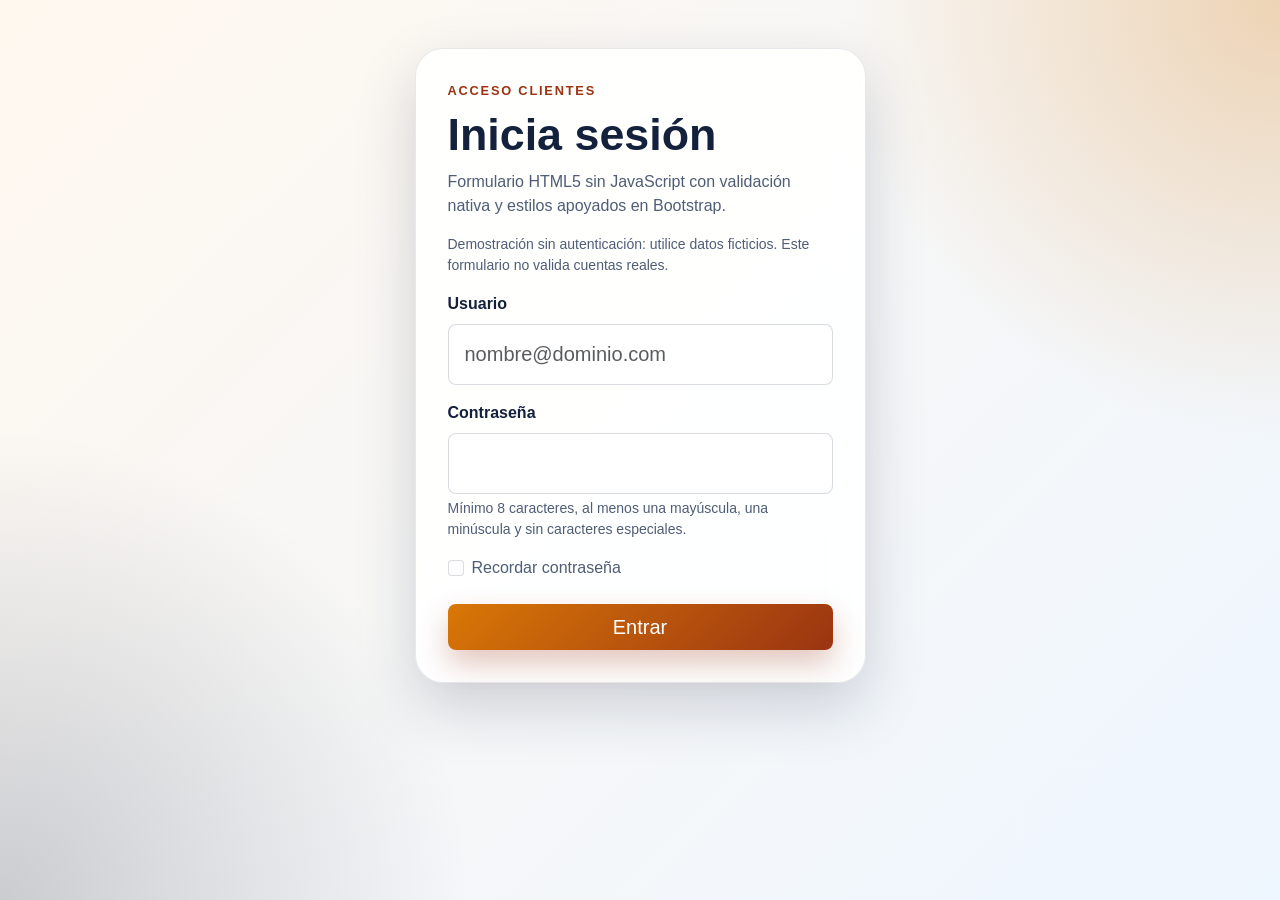
<file: CSS/index.html>
<!DOCTYPE html>
<html lang="es">
<head>
    <meta charset="UTF-8">
    <meta name="viewport" content="width=device-width, initial-scale=1.0">
    <meta http-equiv="Content-Security-Policy" content="default-src 'self'; style-src 'self' 'unsafe-inline' https://cdn.jsdelivr.net https://fonts.googleapis.com; font-src 'self' https://fonts.gstatic.com; img-src 'self' data:; script-src 'none'; connect-src 'self'; object-src 'none'; base-uri 'none'; form-action https://dinahosting.com; frame-ancestors 'none'; upgrade-insecure-requests">
    <meta http-equiv="Referrer-Policy" content="no-referrer">
    <meta http-equiv="X-Content-Type-Options" content="nosniff">
    <meta http-equiv="X-Frame-Options" content="DENY">
    <meta http-equiv="Permissions-Policy" content="accelerometer=(), camera=(), geolocation=(), gyroscope=(), microphone=(), payment=(), usb=()">
    <title>Login HTML5 + Bootstrap</title>
    <link rel="preconnect" href="https://fonts.googleapis.com">
    <link rel="preconnect" href="https://fonts.gstatic.com" crossorigin>
    <link href="https://fonts.googleapis.com/css2?family=Space+Grotesk:wght@400;500;700&display=swap" rel="stylesheet">
    <link href="https://cdn.jsdelivr.net/npm/bootstrap@5.3.3/dist/css/bootstrap.min.css" rel="stylesheet" integrity="sha384-QWTKZyjpPEjISv5WaRU9OFeRpok6YctnYmDr5pNlyT2bRjXh0JMhjY6hW+ALEwIH" crossorigin="anonymous">
    <link rel="stylesheet" href="style.css">
</head>
<body class="login-page">
    <main class="container py-5">
        <div class="row justify-content-center">
            <div class="col-12 col-md-8 col-lg-5">
                <section class="login-card">
                    <p class="login-kicker">Acceso clientes</p>
                    <h1 class="login-title">Inicia sesión</h1>
                    <p class="login-copy">Formulario HTML5 sin JavaScript con validación nativa y estilos apoyados en Bootstrap.</p>

                    <p class="form-text" role="note">Demostración sin autenticación: utilice datos ficticios. Este formulario no valida cuentas reales.</p>
                    <form action="https://dinahosting.com/login-usuarios" method="POST" class="needs-validation" accept-charset="UTF-8" autocomplete="off">
                        <div class="mb-3">
                            <label for="usuario" class="form-label">Usuario</label>
                            <input
                                type="email"
                                class="form-control form-control-lg"
                                id="usuario"
                                name="usuario"
                                placeholder="nombre@dominio.com"
                                autocomplete="username"
                                required
                            >
                        </div>

                        <div class="mb-3">
                            <label for="contrasena" class="form-label">Contraseña</label>
                            <input
                                type="password"
                                class="form-control form-control-lg"
                                id="contrasena"
                                name="contrasena"
                                minlength="8"
                                maxlength="64"
                                pattern="(?=.*[a-z])(?=.*[A-Z])[A-Za-z0-9]{8,64}"
                                inputmode="text"
                                autocomplete="off"
                                required
                            >
                            <div class="form-text">
                                Mínimo 8 caracteres, al menos una mayúscula, una minúscula y sin caracteres especiales.
                            </div>
                        </div>

                        <div class="form-check mb-4">
                            <input class="form-check-input" type="checkbox" value="1" id="recordar_contrasena" name="recordar_contrasena">
                            <label class="form-check-label" for="recordar_contrasena">Recordar contraseña</label>
                        </div>

                        <button type="submit" class="btn btn-brand btn-lg w-100">Entrar</button>
                    </form>
                </section>
            </div>
        </div>
    </main>
</body>
</html>
</file>
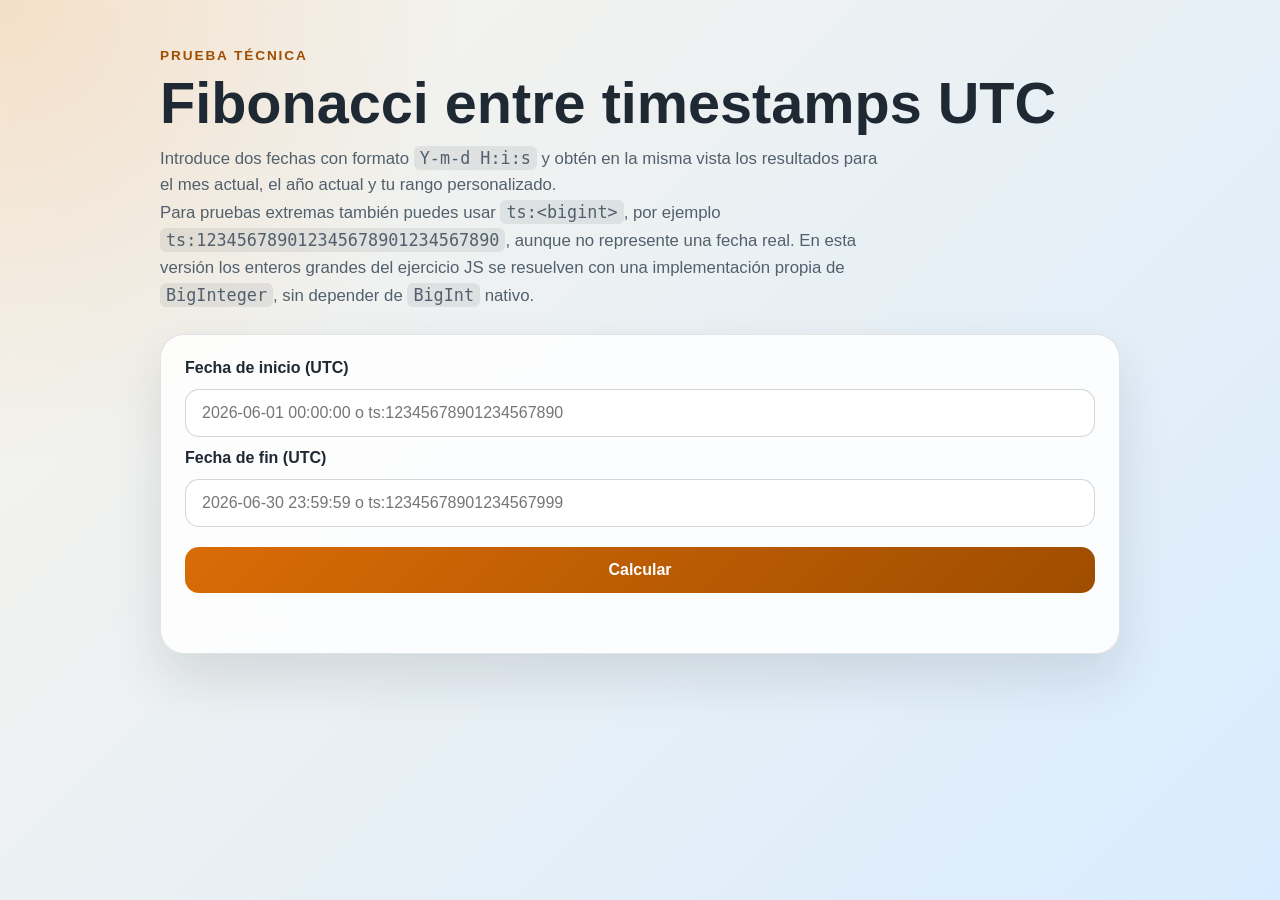
<file: JAVASCRIPT/index.html>
<!DOCTYPE html>
<html lang="es">
<head>
    <meta charset="UTF-8">
    <meta name="viewport" content="width=device-width, initial-scale=1.0">
    <meta http-equiv="Content-Security-Policy" content="default-src 'self'; script-src 'self'; style-src 'self' 'unsafe-inline'; img-src 'self' data:; font-src 'self'; connect-src 'self'; object-src 'none'; base-uri 'none'; form-action 'self'; frame-ancestors 'none'; upgrade-insecure-requests">
    <meta http-equiv="Referrer-Policy" content="no-referrer">
    <meta http-equiv="X-Content-Type-Options" content="nosniff">
    <meta http-equiv="X-Frame-Options" content="DENY">
    <meta http-equiv="Permissions-Policy" content="accelerometer=(), camera=(), geolocation=(), gyroscope=(), microphone=(), payment=(), usb=()">
    <title>Fibonacci en rangos UTC</title>
    <link rel="stylesheet" href="styles.css">
</head>
<body>
    <main class="page">
        <section class="hero">
            <p class="eyebrow">Prueba técnica</p>
            <h1>Fibonacci entre timestamps UTC</h1>
            <p class="lead">
                Introduce dos fechas con formato <code>Y-m-d H:i:s</code> y obtén en la misma vista
                los resultados para el mes actual, el año actual y tu rango personalizado.
            </p>
            <p class="lead">
                Para pruebas extremas también puedes usar <code>ts:&lt;bigint&gt;</code>, por ejemplo
                <code>ts:123456789012345678901234567890</code>, aunque no represente una fecha real.
                En esta versión los enteros grandes del ejercicio JS se resuelven con una implementación propia
                de <code>BigInteger</code>, sin depender de <code>BigInt</code> nativo.
            </p>
        </section>

        <section class="panel">
            <form id="fibonacci-form" novalidate autocomplete="off" accept-charset="UTF-8">
                <label for="start_date">Fecha de inicio (UTC)</label>
                <input id="start_date" name="start_date" type="text" inputmode="text" maxlength="260" placeholder="2026-06-01 00:00:00 o ts:12345678901234567890" spellcheck="false" autocapitalize="off" autocomplete="off" required>

                <label for="end_date">Fecha de fin (UTC)</label>
                <input id="end_date" name="end_date" type="text" inputmode="text" maxlength="256" placeholder="2026-06-30 23:59:59 o ts:12345678901234567999" spellcheck="false" autocapitalize="off" autocomplete="off" required>

                <button type="submit">Calcular</button>
                <p id="error-message" class="error-message" aria-live="polite"></p>
            </form>
        </section>

        <section id="results" class="results" aria-live="polite"></section>
    </main>

    <script src="fibonacci.js"></script>
</body>
</html>
</file>
<file: CSS/style.css>
:root {
    --bs-body-font-family: "Space Grotesk", sans-serif;
}

body.login-page {
    min-height: 100vh;
    color: #14213d;
    background:
        radial-gradient(circle at top right, rgba(217, 119, 6, 0.28), transparent 28%),
        radial-gradient(circle at bottom left, rgba(20, 33, 61, 0.2), transparent 30%),
        linear-gradient(135deg, #fff8ef 0%, #eef6ff 100%);
}

.login-card {
    padding: 2rem;
    border: 1px solid rgba(20, 33, 61, 0.1);
    border-radius: 1.75rem;
    background: rgba(255, 255, 255, 0.9);
    box-shadow: 0 24px 60px rgba(20, 33, 61, 0.18);
    backdrop-filter: blur(16px);
}

.login-kicker {
    margin-bottom: 0.5rem;
    color: #9a3412;
    text-transform: uppercase;
    letter-spacing: 0.14em;
    font-size: 0.8rem;
    font-weight: 700;
}

.login-title {
    margin-bottom: 0.5rem;
    font-size: clamp(2rem, 4vw, 2.8rem);
    font-weight: 700;
}

.login-copy,
.form-text,
.form-check-label {
    color: #4f5d75;
}

.form-label {
    font-weight: 700;
}

.form-control,
.form-check-input {
    border-color: rgba(20, 33, 61, 0.16);
}

.form-control {
    padding-top: 0.9rem;
    padding-bottom: 0.9rem;
}

.form-control:focus,
.form-check-input:focus {
    border-color: #d97706;
    box-shadow: 0 0 0 0.25rem rgba(217, 119, 6, 0.2);
}

.btn-brand {
    color: #fff;
    border: none;
    background: linear-gradient(135deg, #d97706, #9a3412);
    box-shadow: 0 14px 30px rgba(154, 52, 18, 0.28);
}

.btn-brand:hover,
.btn-brand:focus {
    color: #fff;
    background: linear-gradient(135deg, #c96e05, #8f2f10);
}

@media (max-width: 575.98px) {
    .login-card {
        padding: 1.5rem;
        border-radius: 1.25rem;
    }
}
</file>
<file: JAVASCRIPT/styles.css>
:root {
    color-scheme: light;
    --bg-start: #f9f4ea;
    --bg-end: #d9ecff;
    --ink: #1f2933;
    --muted: #52606d;
    --panel: rgba(255, 255, 255, 0.85);
    --accent: #d96c06;
    --accent-dark: #9f4d00;
    --border: rgba(31, 41, 51, 0.12);
    --shadow: 0 24px 50px rgba(31, 41, 51, 0.12);
}

* {
    box-sizing: border-box;
}

body {
    margin: 0;
    min-height: 100vh;
    font-family: "Segoe UI", Tahoma, Geneva, Verdana, sans-serif;
    color: var(--ink);
    background:
        radial-gradient(circle at top left, rgba(217, 108, 6, 0.15), transparent 30%),
        linear-gradient(135deg, var(--bg-start), var(--bg-end));
}

.page {
    width: min(960px, calc(100% - 32px));
    margin: 0 auto;
    padding: 48px 0 64px;
}

.hero {
    margin-bottom: 24px;
}

.eyebrow {
    margin: 0 0 12px;
    font-size: 0.85rem;
    font-weight: 700;
    letter-spacing: 0.14em;
    text-transform: uppercase;
    color: var(--accent-dark);
}

h1 {
    margin: 0 0 12px;
    font-size: clamp(2rem, 5vw, 3.6rem);
    line-height: 1;
}

.lead {
    margin: 0;
    max-width: 720px;
    color: var(--muted);
    font-size: 1.05rem;
    line-height: 1.6;
}

.panel,
.result-card {
    background: var(--panel);
    border: 1px solid var(--border);
    border-radius: 24px;
    backdrop-filter: blur(18px);
    box-shadow: var(--shadow);
}

.panel {
    padding: 24px;
    margin-bottom: 24px;
}

form {
    display: grid;
    gap: 12px;
}

label {
    font-weight: 700;
}

input,
button {
    font: inherit;
    border-radius: 14px;
}

input {
    width: 100%;
    padding: 14px 16px;
    border: 1px solid rgba(31, 41, 51, 0.2);
    background: #fff;
}

button {
    margin-top: 8px;
    padding: 14px 18px;
    border: none;
    color: #fff;
    background: linear-gradient(135deg, var(--accent), var(--accent-dark));
    cursor: pointer;
    font-weight: 700;
}

.error-message {
    min-height: 24px;
    margin: 0;
    color: #b42318;
    font-weight: 600;
}

.results {
    display: grid;
    gap: 16px;
}

.result-card {
    padding: 24px;
}

.result-card h2 {
    margin-top: 0;
}

.result-list {
    margin: 16px 0 0;
    padding-left: 20px;
    display: grid;
    gap: 6px;
}

.empty-state {
    margin: 16px 0 0;
    color: var(--muted);
}

code {
    padding: 2px 6px;
    border-radius: 6px;
    background: rgba(31, 41, 51, 0.08);
}

@media (max-width: 640px) {
    .page {
        width: min(100% - 20px, 960px);
        padding-top: 28px;
    }

    .panel,
    .result-card {
        border-radius: 18px;
    }
}
</file>
